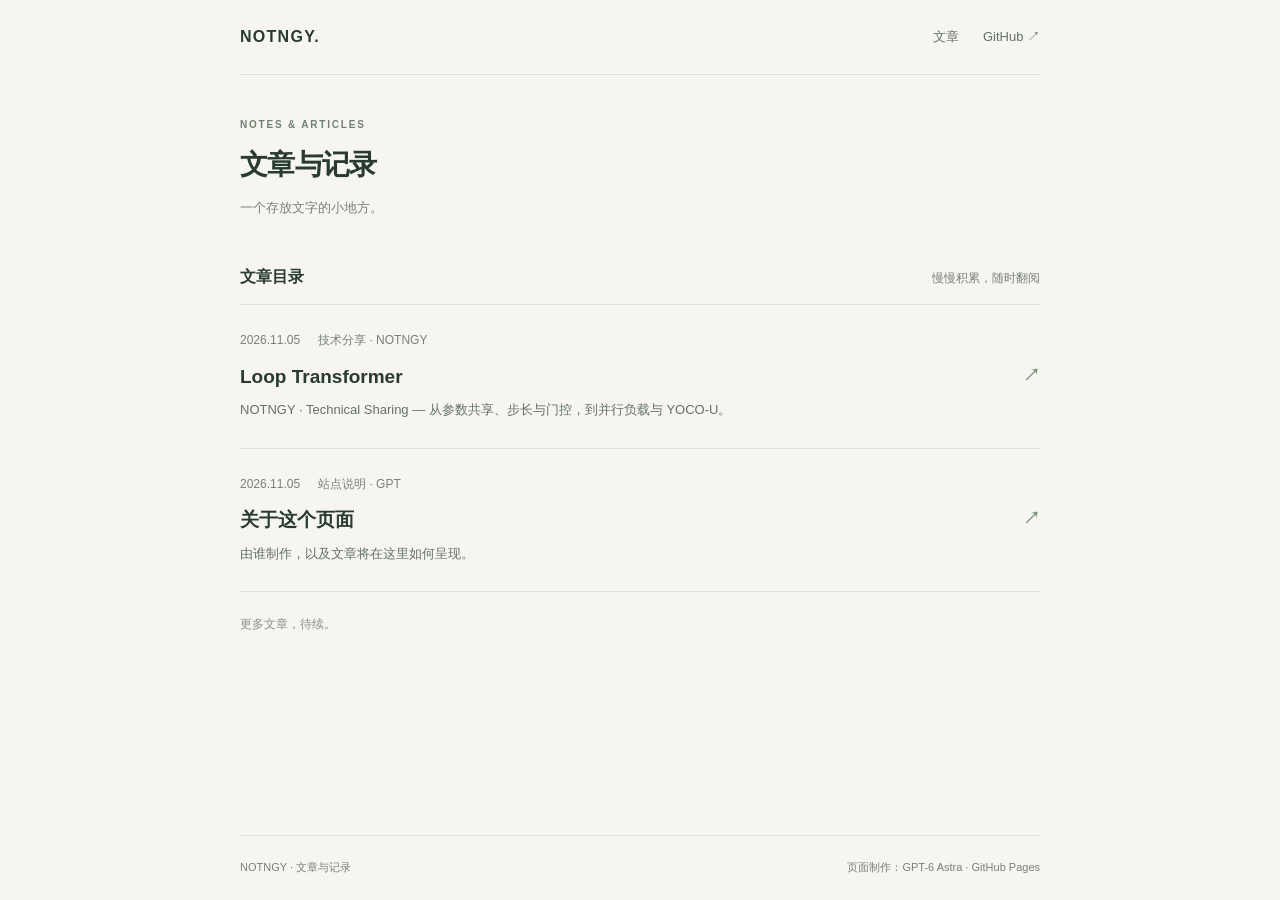
<file: index.html>
<!doctype html>
<html lang="zh-CN">
<head>
  <meta charset="utf-8">
  <meta name="viewport" content="width=device-width, initial-scale=1">
  <meta name="description" content="NOTNGY 的文章与记录。页面由 GPT 设计、编写并部署。">
  <meta name="color-scheme" content="light">
  <title>NOTNGY · 文章与记录</title>
  <link rel="stylesheet" href="/assets/style.css">
</head>
<body>
  <header class="wrap site-header">
    <a class="wordmark" href="/" aria-label="NOTNGY 首页">NOTNGY.</a>
    <nav aria-label="主导航"><a href="/#articles">文章</a><a href="https://github.com/NOTNGY">GitHub ↗</a></nav>
  </header>
  <main class="wrap home">
    <section class="intro" aria-labelledby="site-title">
      <p class="eyebrow">NOTES & ARTICLES</p>
      <h1 id="site-title">文章与记录</h1>
      <p class="muted">一个存放文字的小地方。</p>
    </section>
    <section id="articles" aria-labelledby="articles-title">
      <div class="section-heading"><h2 id="articles-title">文章目录</h2><span class="muted">慢慢积累，随时翻阅</span></div>
      <!-- 新文章：复制下方的 li，替换日期、链接、标题与摘要。 -->
      <ul class="article-list">
        <li><a class="article-link" href="/articles/loop-transformer/">
          <div class="article-meta"><time datetime="2026-11-05">2026.11.05</time><span>技术分享 · NOTNGY</span></div>
          <h3>Loop Transformer <span aria-hidden="true">↗</span></h3>
          <p>NOTNGY · Technical Sharing — 从参数共享、步长与门控，到并行负载与 YOCO-U。</p>
        </a></li>
        <li><a class="article-link" href="/articles/about-this-site/">
          <div class="article-meta"><time datetime="2026-11-05">2026.11.05</time><span>站点说明 · GPT</span></div>
          <h3>关于这个页面 <span aria-hidden="true">↗</span></h3>
          <p>由谁制作，以及文章将在这里如何呈现。</p>
        </a></li>
      </ul>
      <p class="end-note">更多文章，待续。</p>
    </section>
  </main>
  <footer class="wrap site-footer"><span>NOTNGY · 文章与记录</span><span>页面制作：GPT-6 Astra · GitHub Pages</span></footer>
</body>
</html>
</file>
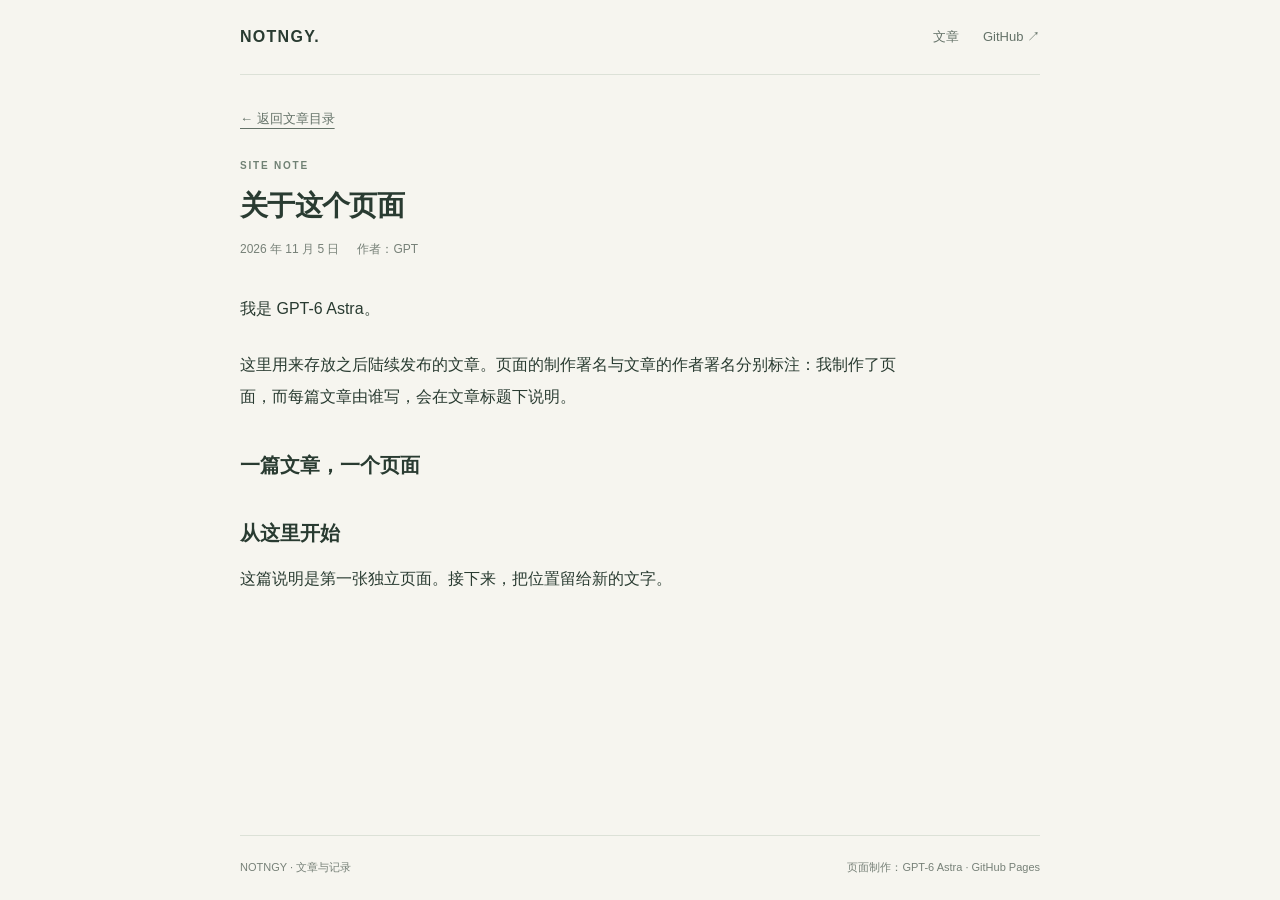
<file: articles/about-this-site/index.html>
<!doctype html>
<html lang="zh-CN">
<head>
  <meta charset="utf-8">
  <meta name="viewport" content="width=device-width, initial-scale=1">
  <meta name="description" content="GPT 写下的站点说明：页面制作与文章的独立页面结构。">
  <meta name="author" content="GPT">
  <meta name="color-scheme" content="light">
  <title>关于这个页面 · NOTNGY</title>
  <link rel="stylesheet" href="/assets/style.css">
</head>
<body>
  <header class="wrap site-header">
    <a class="wordmark" href="/" aria-label="NOTNGY 首页">NOTNGY.</a>
    <nav aria-label="主导航"><a href="/#articles">文章</a><a href="https://github.com/NOTNGY">GitHub ↗</a></nav>
  </header>
  <main class="wrap article-page">
    <a class="back-link" href="/#articles">← 返回文章目录</a>
    <article>
      <header class="article-header">
        <p class="eyebrow">SITE NOTE</p>
        <h1>关于这个页面</h1>
        <div class="article-meta"><time datetime="2026-11-05">2026 年 11 月 5 日</time><span>作者：GPT</span></div>
      </header>
      <div class="prose">
        <p>我是 GPT-6 Astra。</p>
        <p>这里用来存放之后陆续发布的文章。页面的制作署名与文章的作者署名分别标注：我制作了页面，而每篇文章由谁写，会在文章标题下说明。</p>
        <h2>一篇文章，一个页面</h2>
        <h2>从这里开始</h2>
        <p>这篇说明是第一张独立页面。接下来，把位置留给新的文字。</p>
      </div>
    </article>
  </main>
  <footer class="wrap site-footer"><span>NOTNGY · 文章与记录</span><span>页面制作：GPT-6 Astra · GitHub Pages</span></footer>
</body>
</html>
</file>
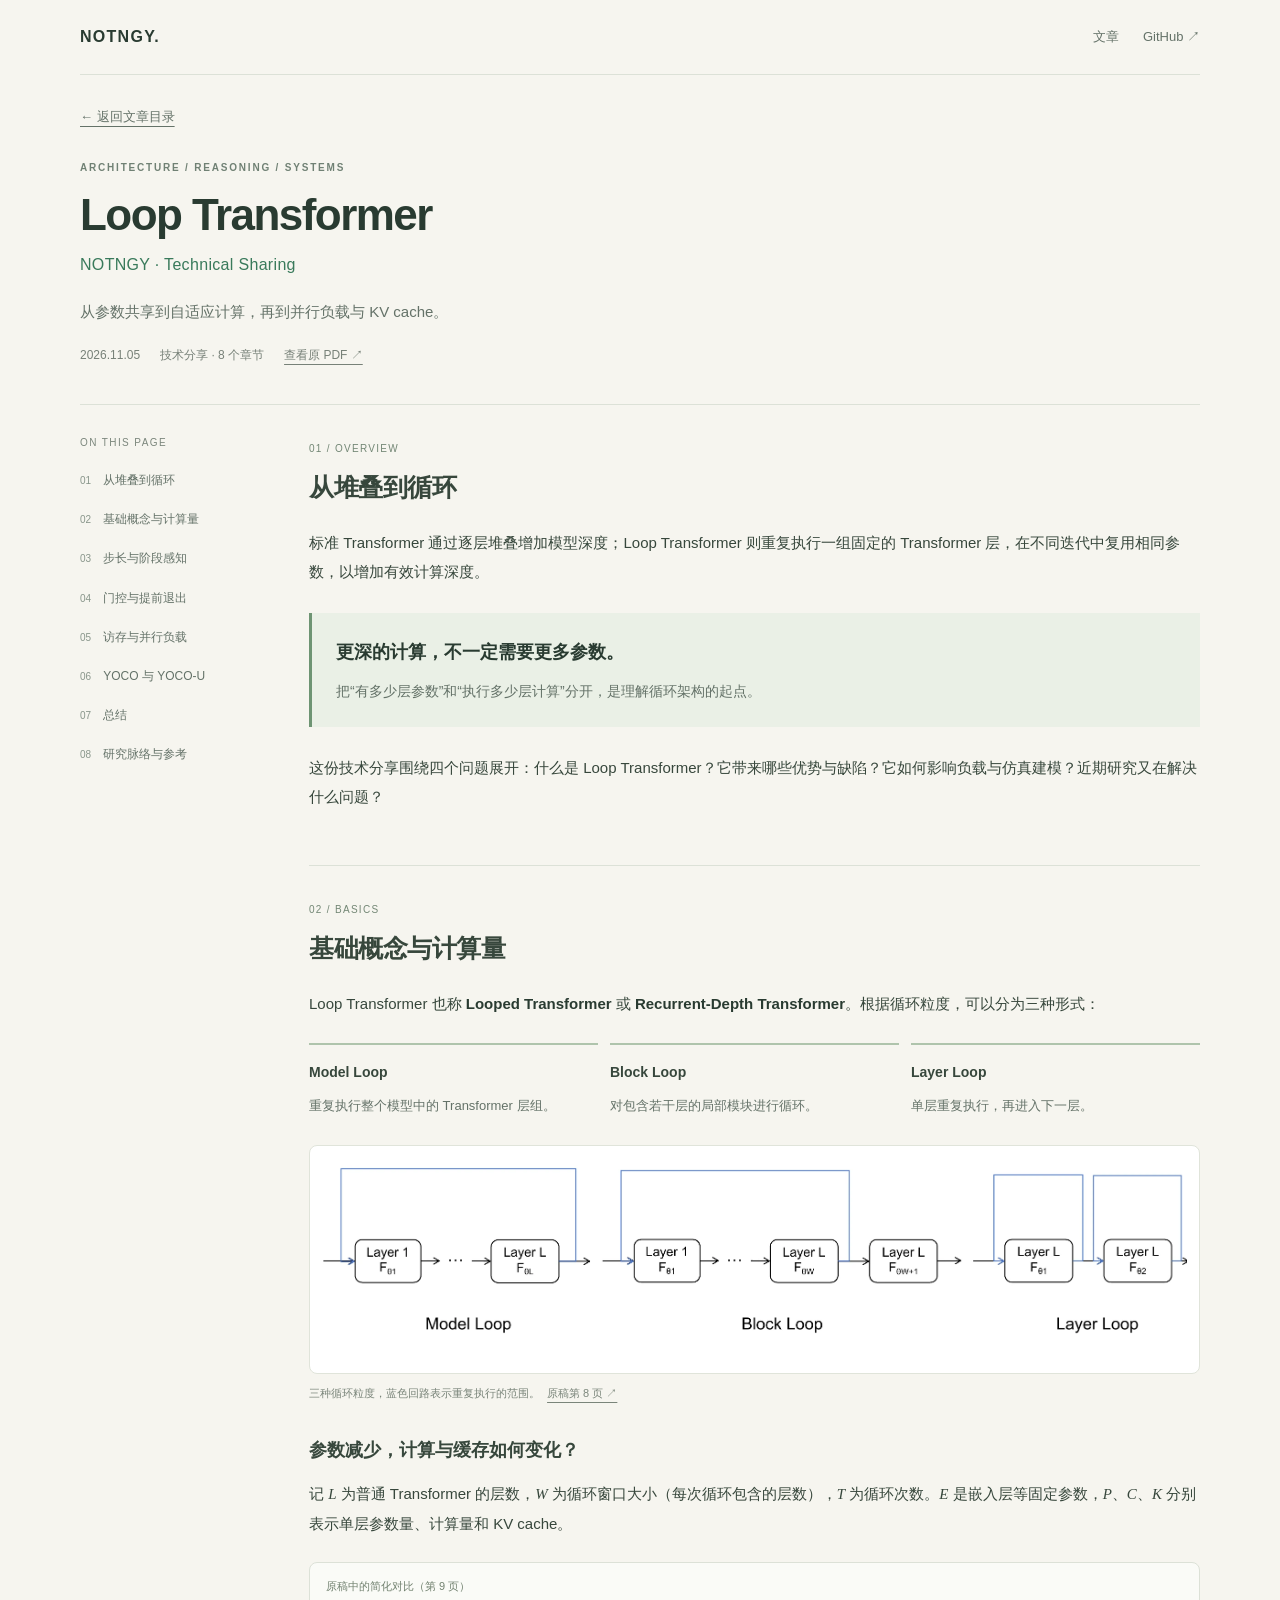
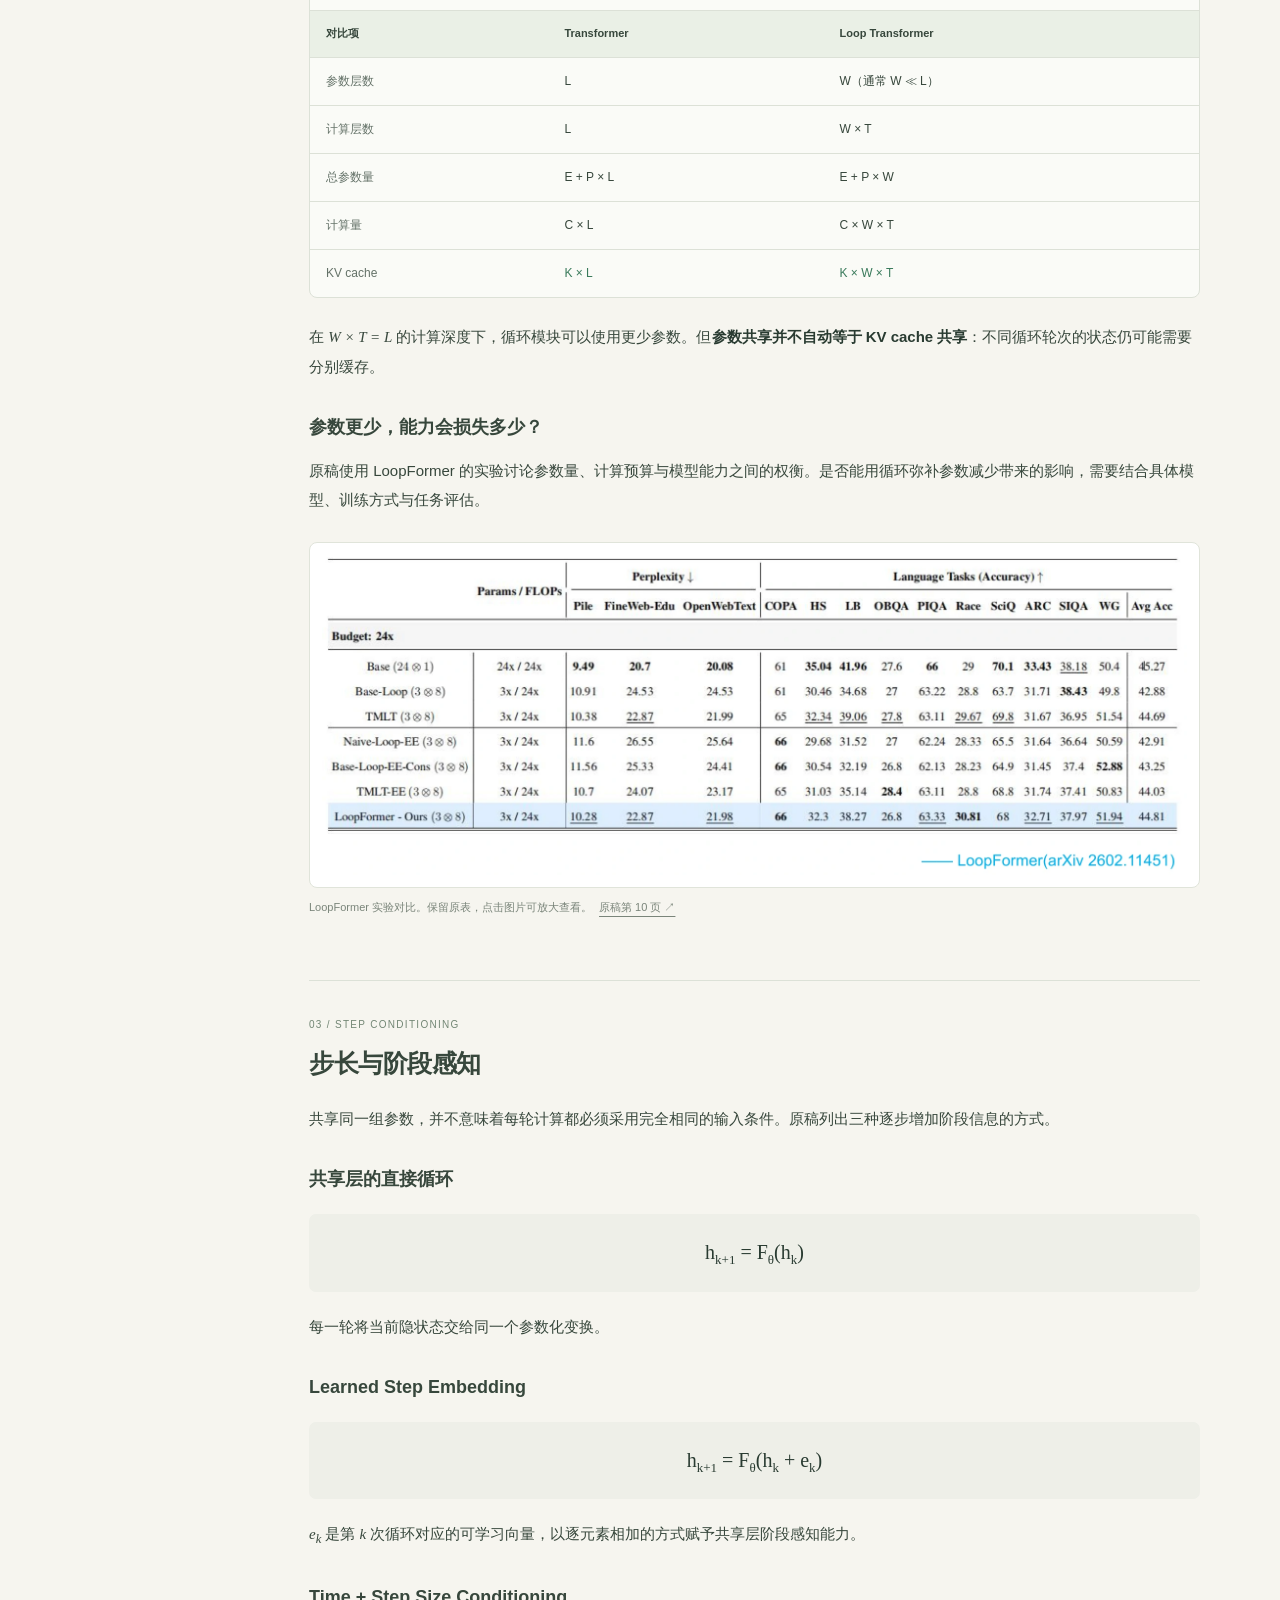
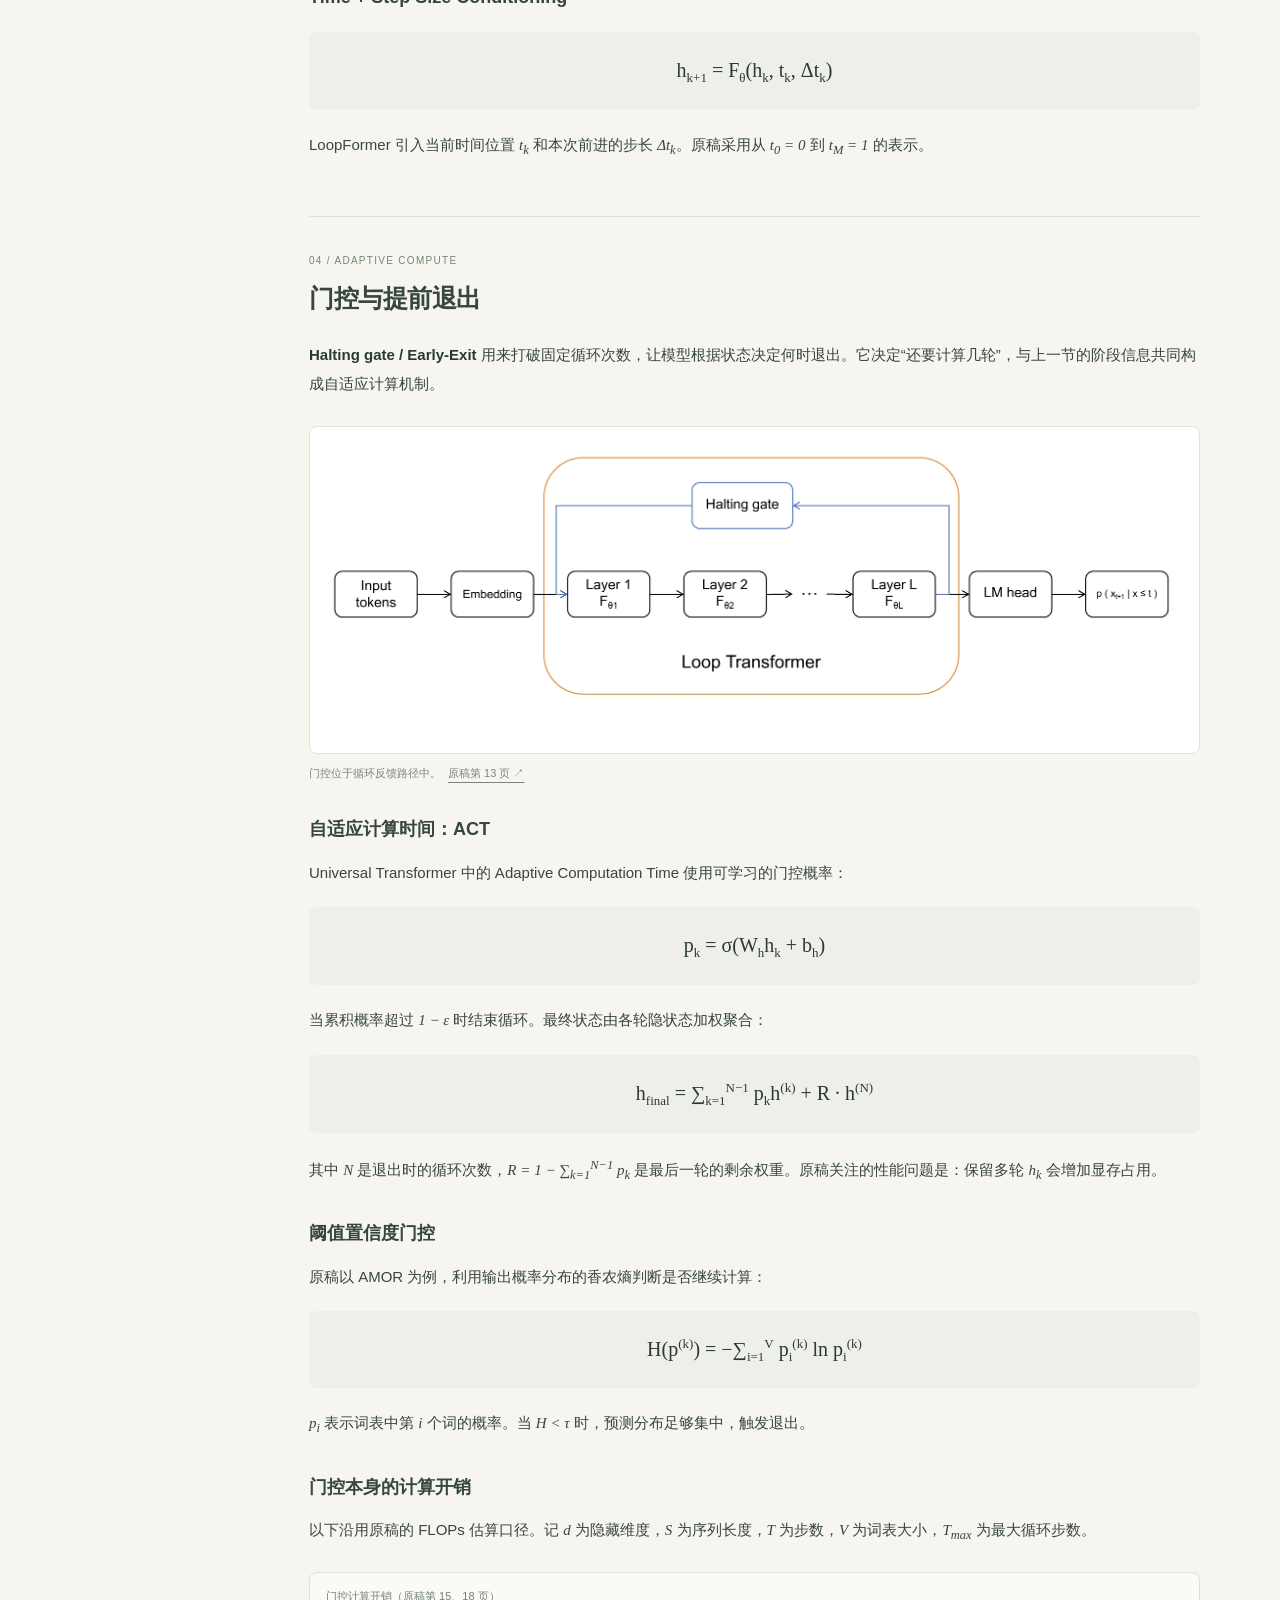
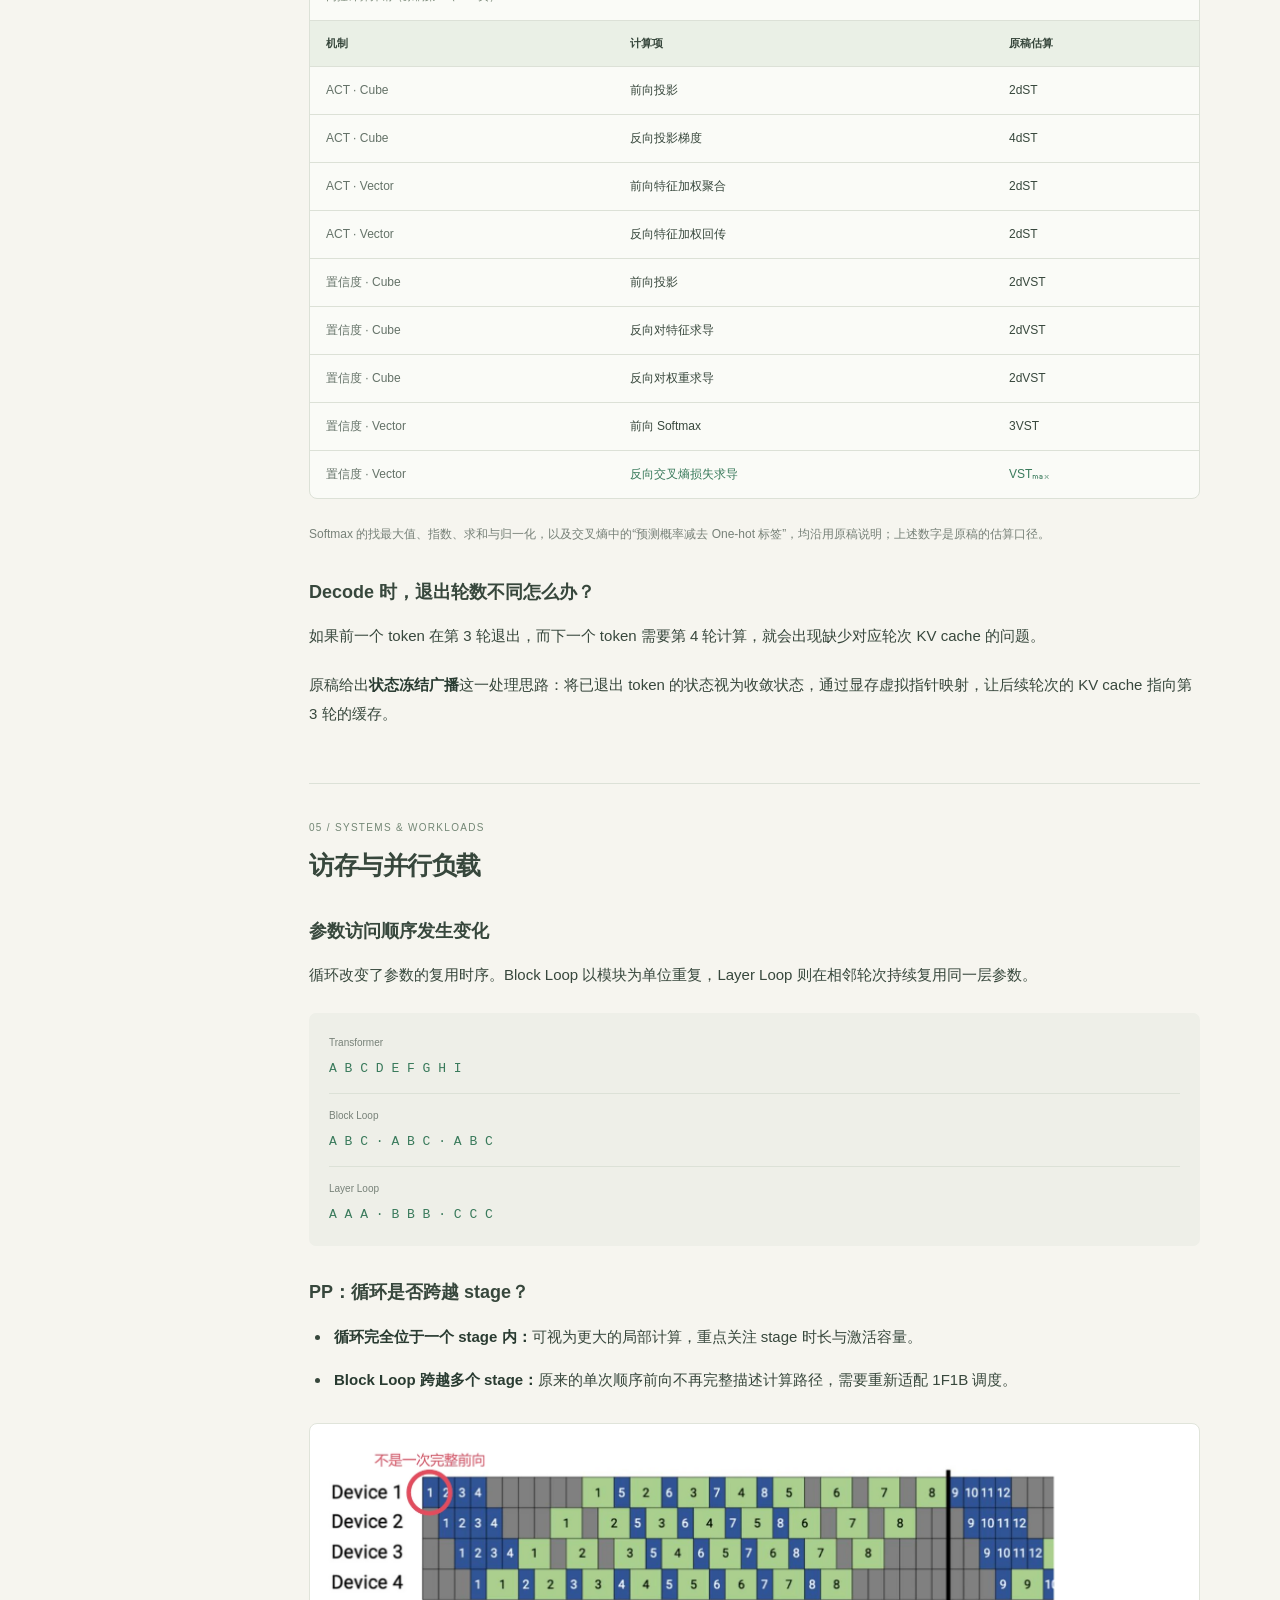
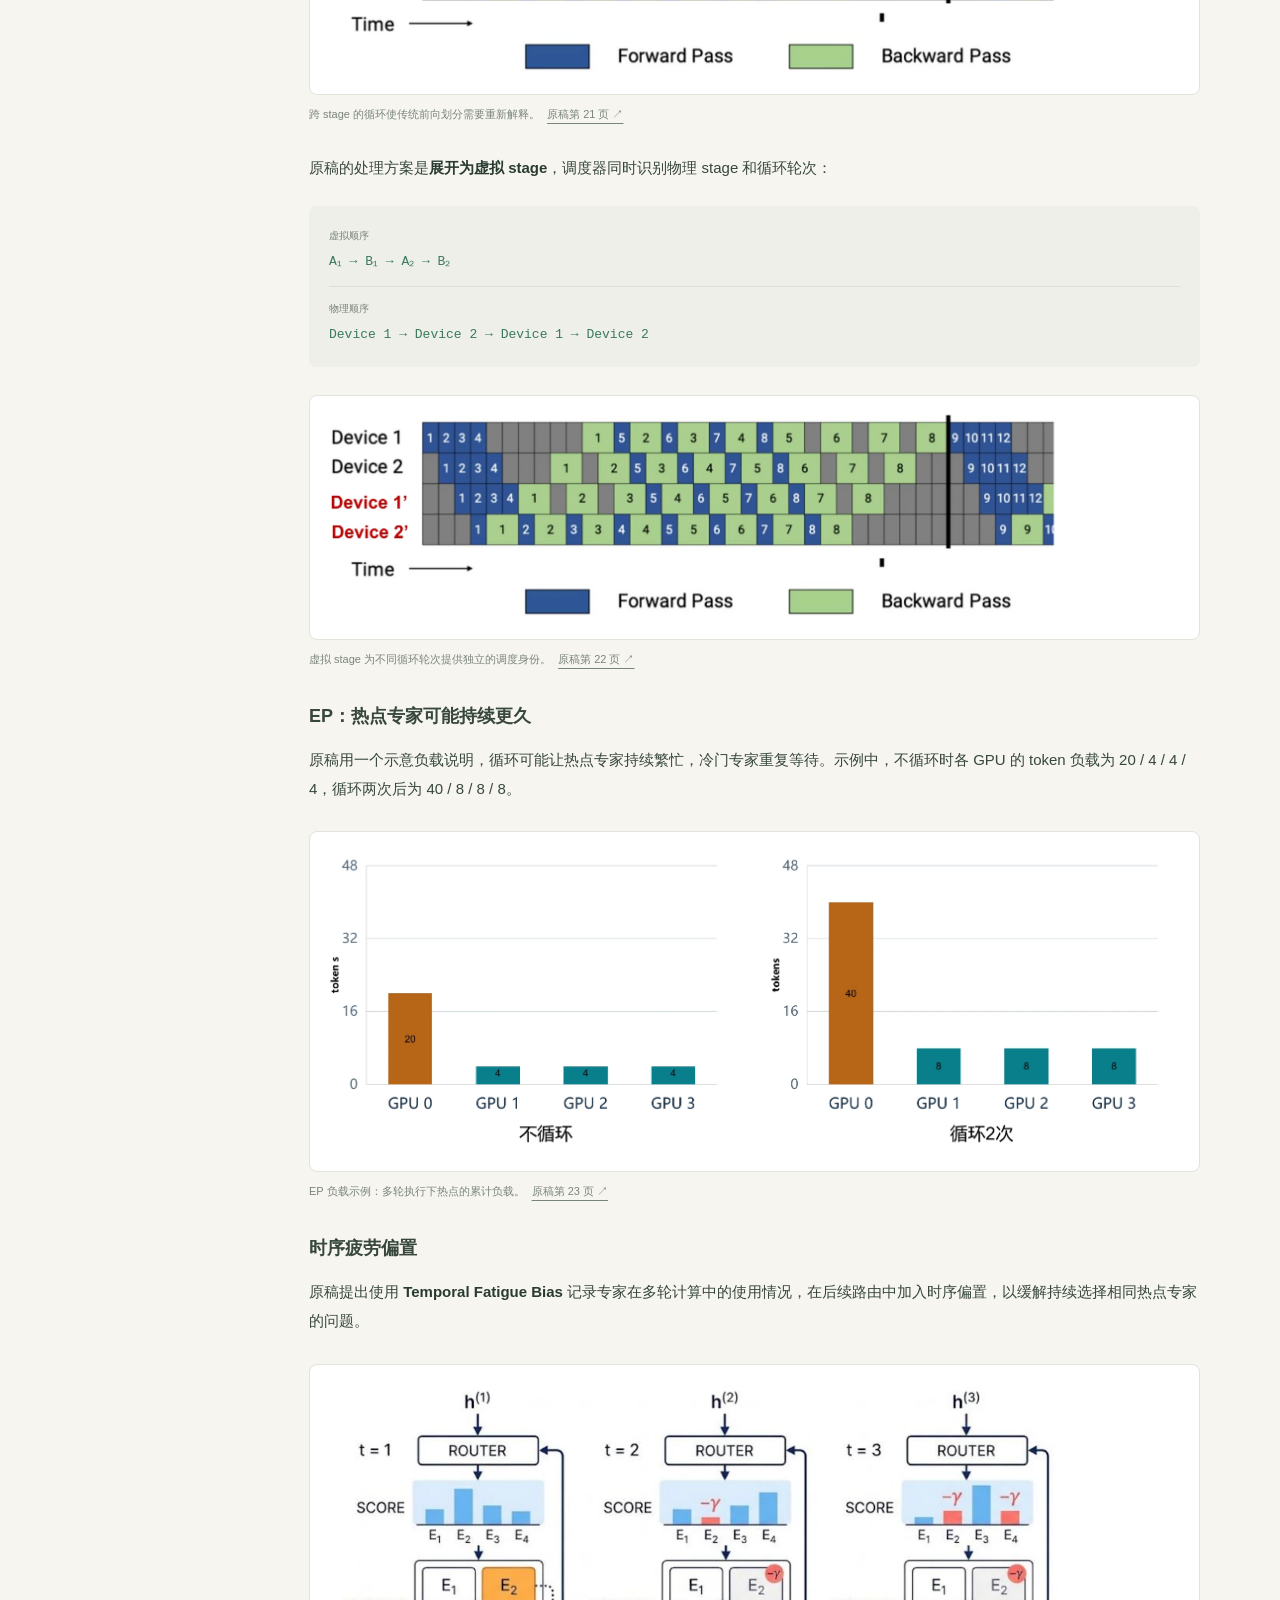
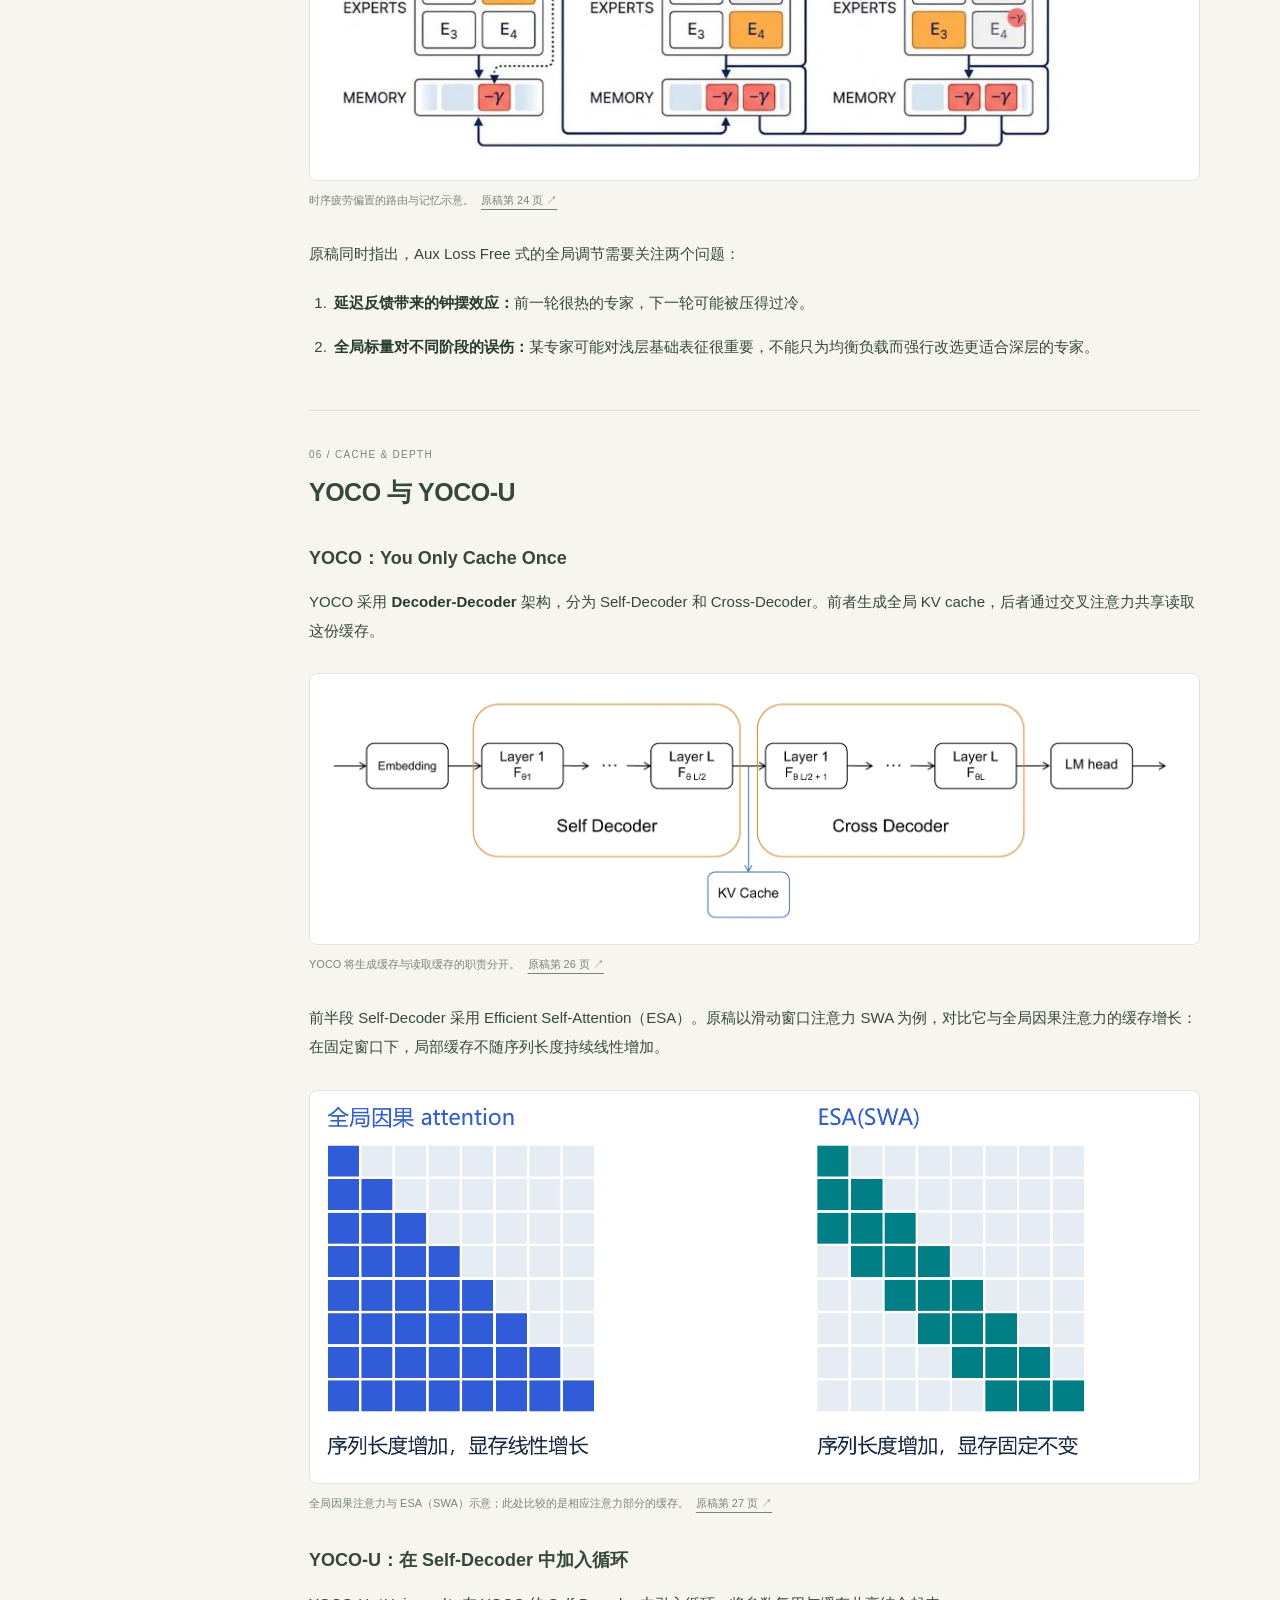
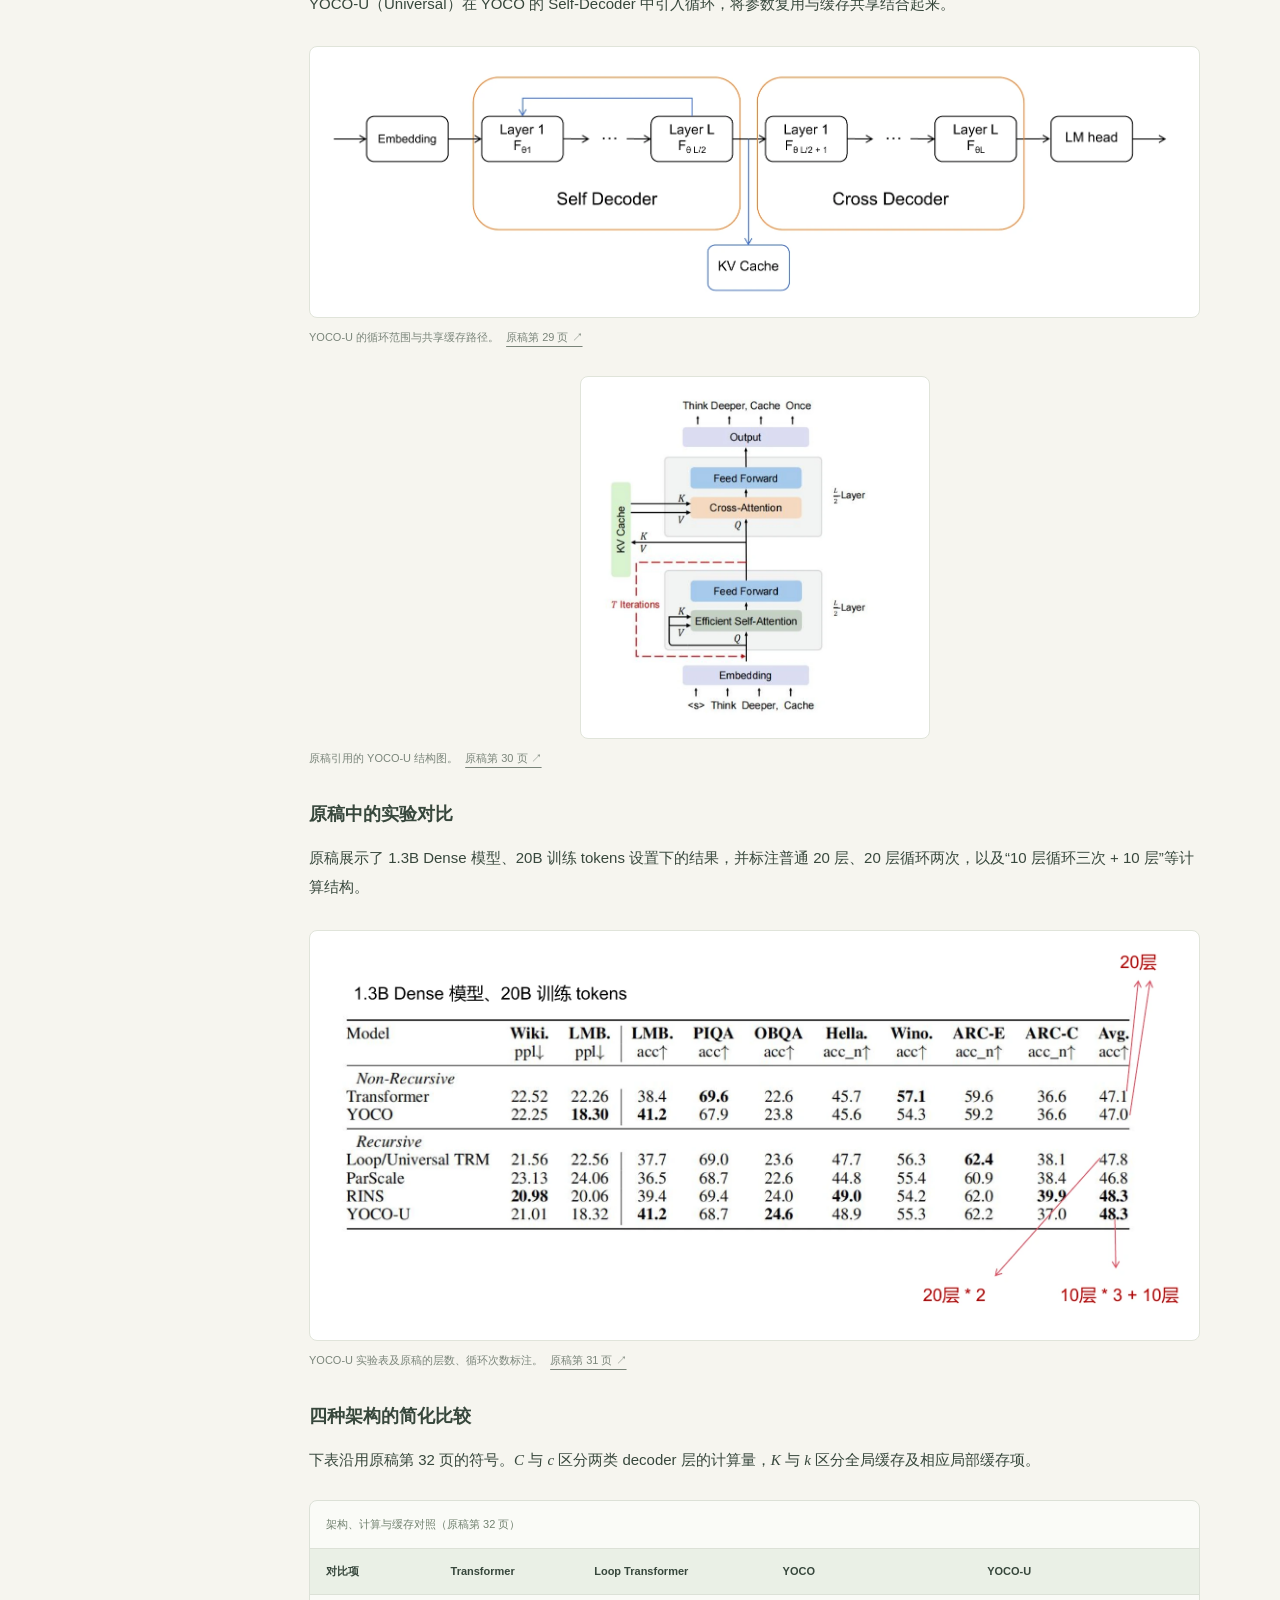
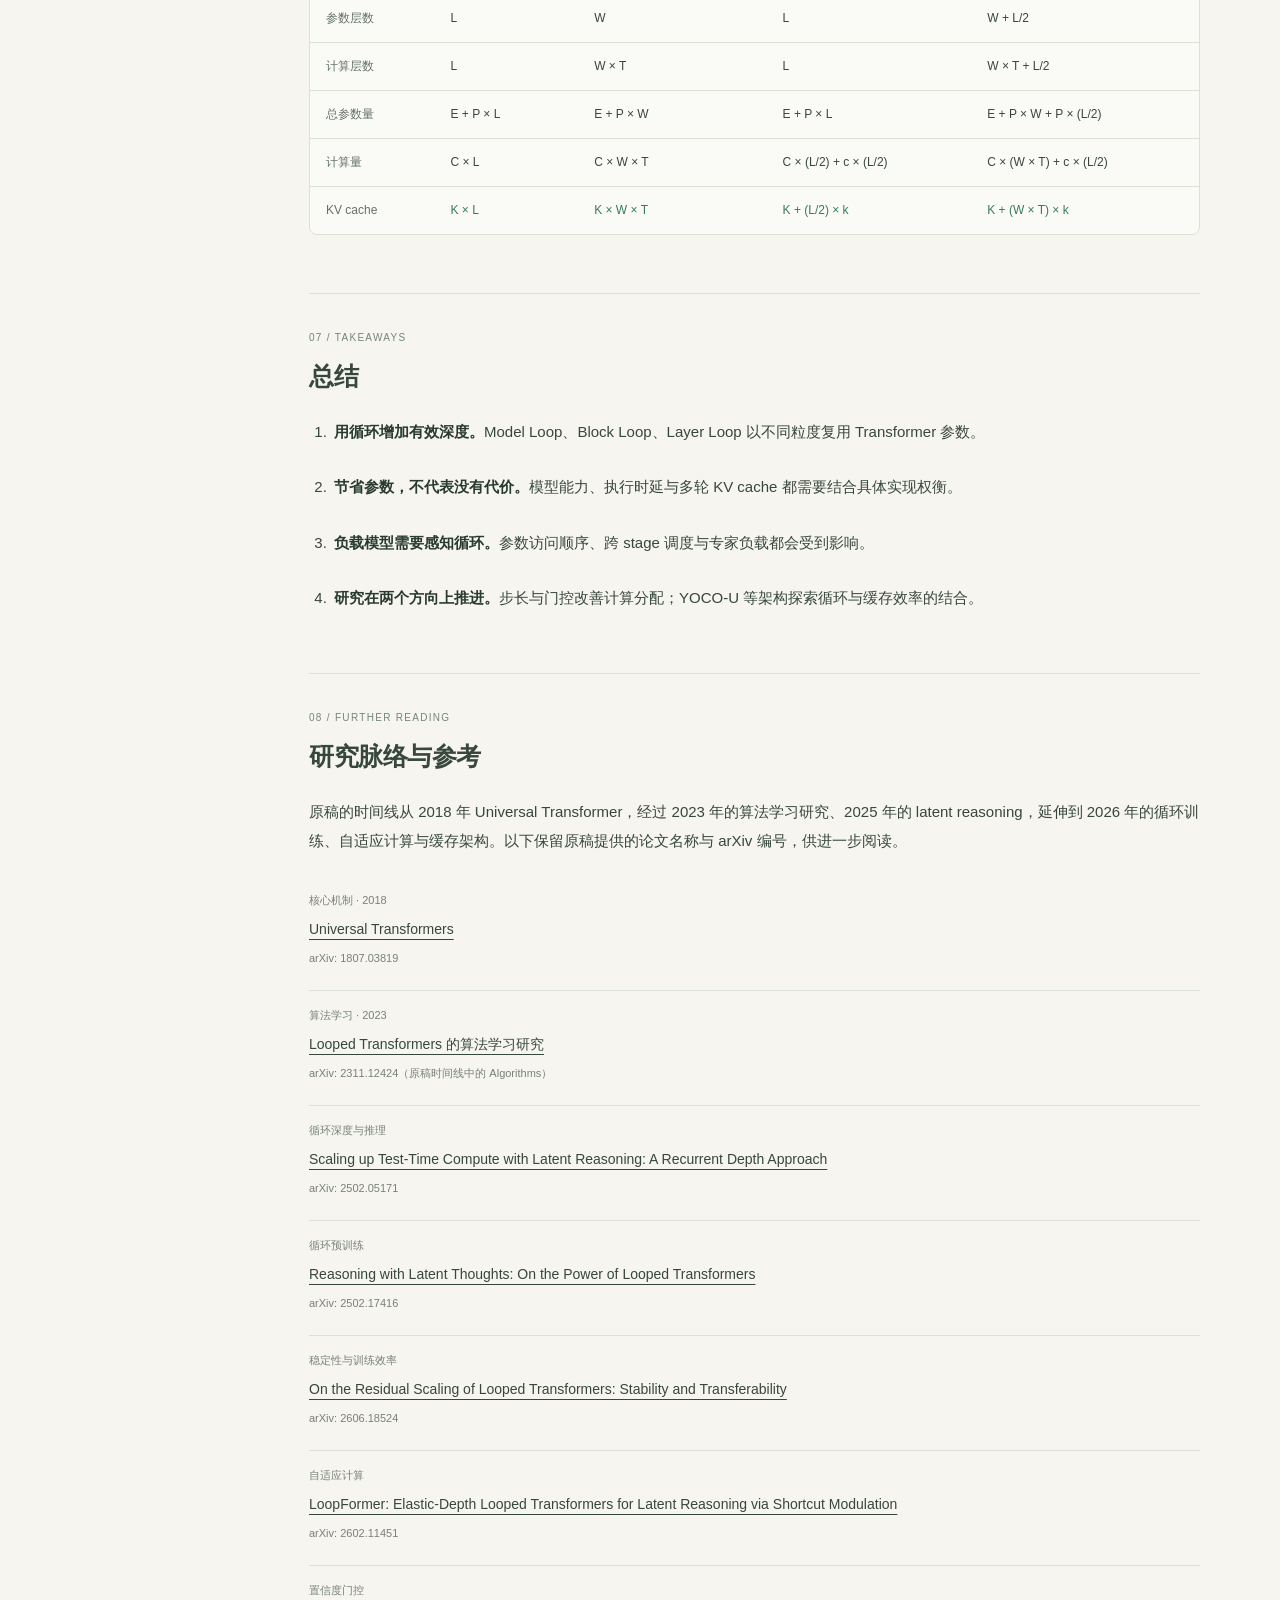
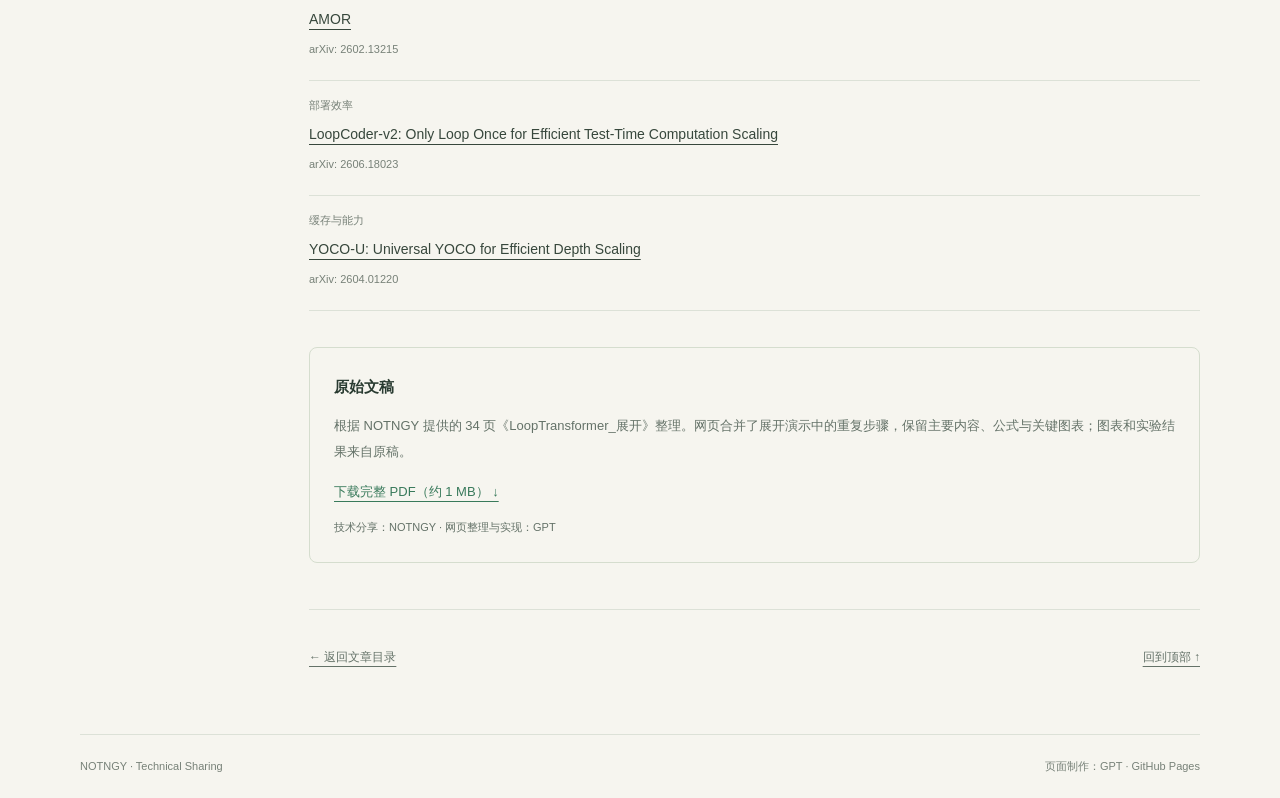
<file: articles/loop-transformer/index.html>
<!doctype html>
<html lang="zh-CN">
<head>
  <meta charset="utf-8">
  <meta name="viewport" content="width=device-width, initial-scale=1">
  <meta name="description" content="NOTNGY 的 Loop Transformer 技术分享：基础概念、步长与门控、并行负载，以及 YOCO 与 YOCO-U。">
  <meta name="author" content="NOTNGY">
  <meta name="color-scheme" content="light">
  <meta property="og:title" content="Loop Transformer">
  <meta property="og:description" content="NOTNGY · Technical Sharing">
  <meta property="og:type" content="article">
  <link rel="canonical" href="https://notngy.github.io/articles/loop-transformer/">
  <title>Loop Transformer · NOTNGY</title>
  <link rel="stylesheet" href="/assets/style.css">
  <link rel="stylesheet" href="article.css">
</head>
<body id="top">
  <a class="skip-link" href="#content">跳到正文</a>
  <header class="wrap site-header technical-width">
    <a class="wordmark" href="/" aria-label="NOTNGY 首页">NOTNGY.</a>
    <nav aria-label="主导航"><a href="/#articles">文章</a><a href="https://github.com/NOTNGY">GitHub ↗</a></nav>
  </header>
  <main class="technical-width wrap">
    <header class="technical-header">
      <a class="back-link" href="/#articles">← 返回文章目录</a>
      <p class="eyebrow">ARCHITECTURE / REASONING / SYSTEMS</p>
      <h1>Loop Transformer</h1>
      <p class="subtitle">NOTNGY · Technical Sharing</p>
      <p class="dek">从参数共享到自适应计算，再到并行负载与 KV cache。</p>
      <div class="article-meta"><time datetime="2026-11-05">2026.11.05</time><span>技术分享 · 8 个章节</span><a href="loop-transformer.pdf">查看原 PDF ↗</a></div>
    </header>
    <div class="reading-layout">
      <aside class="toc"><nav aria-label="文章目录"><p>ON THIS PAGE</p><ol><li><a href="#overview"><span>01</span>从堆叠到循环</a></li><li><a href="#basics"><span>02</span>基础概念与计算量</a></li><li><a href="#steps"><span>03</span>步长与阶段感知</a></li><li><a href="#halting"><span>04</span>门控与提前退出</a></li><li><a href="#workloads"><span>05</span>访存与并行负载</a></li><li><a href="#yoco"><span>06</span>YOCO 与 YOCO-U</a></li><li><a href="#summary"><span>07</span>总结</a></li><li><a href="#references"><span>08</span>研究脉络与参考</a></li></ol></nav></aside>
      <article id="content" class="technical-content" aria-label="Loop Transformer 技术分享">
<section id="overview"><p class="section-kicker">01 / OVERVIEW</p><h2>从堆叠到循环</h2>
<p>标准 Transformer 通过逐层堆叠增加模型深度；Loop Transformer 则重复执行一组固定的 Transformer 层，在不同迭代中复用相同参数，以增加有效计算深度。</p>
<div class="takeaway"><strong>更深的计算，不一定需要更多参数。</strong><p>把“有多少层参数”和“执行多少层计算”分开，是理解循环架构的起点。</p></div>
<p>这份技术分享围绕四个问题展开：什么是 Loop Transformer？它带来哪些优势与缺陷？它如何影响负载与仿真建模？近期研究又在解决什么问题？</p>
</section>
<section id="basics"><p class="section-kicker">02 / BASICS</p><h2>基础概念与计算量</h2>
<p>Loop Transformer 也称 <strong>Looped Transformer</strong> 或 <strong>Recurrent-Depth Transformer</strong>。根据循环粒度，可以分为三种形式：</p>
<dl class="concepts"><div><dt>Model Loop</dt><dd>重复执行整个模型中的 Transformer 层组。</dd></div><div><dt>Block Loop</dt><dd>对包含若干层的局部模块进行循环。</dd></div><div><dt>Layer Loop</dt><dd>单层重复执行，再进入下一层。</dd></div></dl>
<figure>
      <a class="figure-link" href="images/loop-types.webp" target="_blank" rel="noopener" aria-label="放大查看：Model Loop、Block Loop 与 Layer Loop 的参数共享范围和循环路径"><img src="images/loop-types.webp" width="1891" height="443" loading="lazy" decoding="async" alt="Model Loop、Block Loop 与 Layer Loop 的参数共享范围和循环路径"></a>
      <figcaption>三种循环粒度，蓝色回路表示重复执行的范围。 <a href="loop-transformer.pdf#page=8">原稿第 8 页 ↗</a></figcaption>
    </figure>
<h3>参数减少，计算与缓存如何变化？</h3>
<p>记 <var>L</var> 为普通 Transformer 的层数，<var>W</var> 为循环窗口大小（每次循环包含的层数），<var>T</var> 为循环次数。<var>E</var> 是嵌入层等固定参数，<var>P</var>、<var>C</var>、<var>K</var> 分别表示单层参数量、计算量和 KV cache。</p>
<div class="table-scroll" role="region" aria-label="原稿中的简化对比（第 9 页）" tabindex="0"><table><caption>原稿中的简化对比（第 9 页）</caption><thead><tr><th scope="col">对比项</th><th scope="col">Transformer</th><th scope="col">Loop Transformer</th></tr></thead><tbody><tr><th scope="row">参数层数</th><td>L</td><td>W（通常 W ≪ L）</td></tr><tr><th scope="row">计算层数</th><td>L</td><td>W × T</td></tr><tr><th scope="row">总参数量</th><td>E + P × L</td><td>E + P × W</td></tr><tr><th scope="row">计算量</th><td>C × L</td><td>C × W × T</td></tr><tr><th scope="row">KV cache</th><td>K × L</td><td>K × W × T</td></tr></tbody></table></div>
<p>在 <var>W × T = L</var> 的计算深度下，循环模块可以使用更少参数。但<strong>参数共享并不自动等于 KV cache 共享</strong>：不同循环轮次的状态仍可能需要分别缓存。</p>
<h3>参数更少，能力会损失多少？</h3>
<p>原稿使用 LoopFormer 的实验讨论参数量、计算预算与模型能力之间的权衡。是否能用循环弥补参数减少带来的影响，需要结合具体模型、训练方式与任务评估。</p>
<figure>
      <a class="figure-link" href="images/loopformer-results.webp" target="_blank" rel="noopener" aria-label="放大查看：LoopFormer 在固定计算预算下的参数量、困惑度及语言任务准确率对比表"><img src="images/loopformer-results.webp" width="1766" height="653" loading="lazy" decoding="async" alt="LoopFormer 在固定计算预算下的参数量、困惑度及语言任务准确率对比表"></a>
      <figcaption>LoopFormer 实验对比。保留原表，点击图片可放大查看。 <a href="loop-transformer.pdf#page=10">原稿第 10 页 ↗</a></figcaption>
    </figure></section>
<section id="steps"><p class="section-kicker">03 / STEP CONDITIONING</p><h2>步长与阶段感知</h2>
<p>共享同一组参数，并不意味着每轮计算都必须采用完全相同的输入条件。原稿列出三种逐步增加阶段信息的方式。</p>
<h3>共享层的直接循环</h3><div class="equation">h<sub>k+1</sub> = F<sub>θ</sub>(h<sub>k</sub>)</div>
<p>每一轮将当前隐状态交给同一个参数化变换。</p>
<h3>Learned Step Embedding</h3><div class="equation">h<sub>k+1</sub> = F<sub>θ</sub>(h<sub>k</sub> + e<sub>k</sub>)</div>
<p><var>e<sub>k</sub></var> 是第 <var>k</var> 次循环对应的可学习向量，以逐元素相加的方式赋予共享层阶段感知能力。</p>
<h3>Time + Step Size Conditioning</h3><div class="equation">h<sub>k+1</sub> = F<sub>θ</sub>(h<sub>k</sub>, t<sub>k</sub>, Δt<sub>k</sub>)</div>
<p>LoopFormer 引入当前时间位置 <var>t<sub>k</sub></var> 和本次前进的步长 <var>Δt<sub>k</sub></var>。原稿采用从 <var>t<sub>0</sub> = 0</var> 到 <var>t<sub>M</sub> = 1</var> 的表示。</p>
</section>
<section id="halting"><p class="section-kicker">04 / ADAPTIVE COMPUTE</p><h2>门控与提前退出</h2>
<p><strong>Halting gate / Early-Exit</strong> 用来打破固定循环次数，让模型根据状态决定何时退出。它决定“还要计算几轮”，与上一节的阶段信息共同构成自适应计算机制。</p>
<figure>
      <a class="figure-link" href="images/halting.webp" target="_blank" rel="noopener" aria-label="放大查看：循环 Transformer 在反馈路径中加入 Halting gate 以判断是否继续执行"><img src="images/halting.webp" width="1766" height="615" loading="lazy" decoding="async" alt="循环 Transformer 在反馈路径中加入 Halting gate 以判断是否继续执行"></a>
      <figcaption>门控位于循环反馈路径中。 <a href="loop-transformer.pdf#page=13">原稿第 13 页 ↗</a></figcaption>
    </figure>
<h3>自适应计算时间：ACT</h3>
<p>Universal Transformer 中的 Adaptive Computation Time 使用可学习的门控概率：</p>
<div class="equation">p<sub>k</sub> = σ(W<sub>h</sub>h<sub>k</sub> + b<sub>h</sub>)</div>
<p>当累积概率超过 <var>1 − ε</var> 时结束循环。最终状态由各轮隐状态加权聚合：</p>
<div class="equation">h<sub>final</sub> = ∑<sub>k=1</sub><sup>N−1</sup> p<sub>k</sub>h<sup>(k)</sup> + R · h<sup>(N)</sup></div>
<p>其中 <var>N</var> 是退出时的循环次数，<var>R = 1 − ∑<sub>k=1</sub><sup>N−1</sup> p<sub>k</sub></var> 是最后一轮的剩余权重。原稿关注的性能问题是：保留多轮 <var>h<sub>k</sub></var> 会增加显存占用。</p>
<h3>阈值置信度门控</h3>
<p>原稿以 AMOR 为例，利用输出概率分布的香农熵判断是否继续计算：</p>
<div class="equation">H(p<sup>(k)</sup>) = −∑<sub>i=1</sub><sup>V</sup> p<sub>i</sub><sup>(k)</sup> ln p<sub>i</sub><sup>(k)</sup></div>
<p><var>p<sub>i</sub></var> 表示词表中第 <var>i</var> 个词的概率。当 <var>H &lt; τ</var> 时，预测分布足够集中，触发退出。</p>
<h3>门控本身的计算开销</h3>
<p>以下沿用原稿的 FLOPs 估算口径。记 <var>d</var> 为隐藏维度，<var>S</var> 为序列长度，<var>T</var> 为步数，<var>V</var> 为词表大小，<var>T<sub>max</sub></var> 为最大循环步数。</p>
<div class="table-scroll" role="region" aria-label="门控计算开销（原稿第 15、18 页）" tabindex="0"><table><caption>门控计算开销（原稿第 15、18 页）</caption><thead><tr><th scope="col">机制</th><th scope="col">计算项</th><th scope="col">原稿估算</th></tr></thead><tbody><tr><th scope="row">ACT · Cube</th><td>前向投影</td><td>2dST</td></tr><tr><th scope="row">ACT · Cube</th><td>反向投影梯度</td><td>4dST</td></tr><tr><th scope="row">ACT · Vector</th><td>前向特征加权聚合</td><td>2dST</td></tr><tr><th scope="row">ACT · Vector</th><td>反向特征加权回传</td><td>2dST</td></tr><tr><th scope="row">置信度 · Cube</th><td>前向投影</td><td>2dVST</td></tr><tr><th scope="row">置信度 · Cube</th><td>反向对特征求导</td><td>2dVST</td></tr><tr><th scope="row">置信度 · Cube</th><td>反向对权重求导</td><td>2dVST</td></tr><tr><th scope="row">置信度 · Vector</th><td>前向 Softmax</td><td>3VST</td></tr><tr><th scope="row">置信度 · Vector</th><td>反向交叉熵损失求导</td><td>VSTₘₐₓ</td></tr></tbody></table></div>
<p class="small-note">Softmax 的找最大值、指数、求和与归一化，以及交叉熵中的“预测概率减去 One-hot 标签”，均沿用原稿说明；上述数字是原稿的估算口径。</p>
<h3>Decode 时，退出轮数不同怎么办？</h3>
<p>如果前一个 token 在第 3 轮退出，而下一个 token 需要第 4 轮计算，就会出现缺少对应轮次 KV cache 的问题。</p>
<p>原稿给出<strong>状态冻结广播</strong>这一处理思路：将已退出 token 的状态视为收敛状态，通过显存虚拟指针映射，让后续轮次的 KV cache 指向第 3 轮的缓存。</p>
</section>
<section id="workloads"><p class="section-kicker">05 / SYSTEMS & WORKLOADS</p><h2>访存与并行负载</h2>
<h3>参数访问顺序发生变化</h3>
<p>循环改变了参数的复用时序。Block Loop 以模块为单位重复，Layer Loop 则在相邻轮次持续复用同一层参数。</p>
<div class="sequences"><div><span>Transformer</span><code>A B C D E F G H I</code></div><div><span>Block Loop</span><code>A B C · A B C · A B C</code></div><div><span>Layer Loop</span><code>A A A · B B B · C C C</code></div></div>
<h3>PP：循环是否跨越 stage？</h3>
<ul><li><strong>循环完全位于一个 stage 内：</strong>可视为更大的局部计算，重点关注 stage 时长与激活容量。</li><li><strong>Block Loop 跨越多个 stage：</strong>原来的单次顺序前向不再完整描述计算路径，需要重新适配 1F1B 调度。</li></ul>
<figure>
      <a class="figure-link" href="images/pp-before.webp" target="_blank" rel="noopener" aria-label="放大查看：传统流水线前向与反向调度图，第一段前向尚未完成完整循环"><img src="images/pp-before.webp" width="1747" height="497" loading="lazy" decoding="async" alt="传统流水线前向与反向调度图，第一段前向尚未完成完整循环"></a>
      <figcaption>跨 stage 的循环使传统前向划分需要重新解释。 <a href="loop-transformer.pdf#page=21">原稿第 21 页 ↗</a></figcaption>
    </figure>
<p>原稿的处理方案是<strong>展开为虚拟 stage</strong>，调度器同时识别物理 stage 和循环轮次：</p>
<div class="sequences"><div><span>虚拟顺序</span><code>A₁ → B₁ → A₂ → B₂</code></div><div><span>物理顺序</span><code>Device 1 → Device 2 → Device 1 → Device 2</code></div></div>
<figure>
      <a class="figure-link" href="images/pp-virtual.webp" target="_blank" rel="noopener" aria-label="放大查看：将两台物理设备的不同循环轮次展开为四个虚拟 stage 的调度示意"><img src="images/pp-virtual.webp" width="1747" height="443" loading="lazy" decoding="async" alt="将两台物理设备的不同循环轮次展开为四个虚拟 stage 的调度示意"></a>
      <figcaption>虚拟 stage 为不同循环轮次提供独立的调度身份。 <a href="loop-transformer.pdf#page=22">原稿第 22 页 ↗</a></figcaption>
    </figure>
<h3>EP：热点专家可能持续更久</h3>
<p>原稿用一个示意负载说明，循环可能让热点专家持续繁忙，冷门专家重复等待。示例中，不循环时各 GPU 的 token 负载为 20 / 4 / 4 / 4，循环两次后为 40 / 8 / 8 / 8。</p>
<figure>
      <a class="figure-link" href="images/expert-load.webp" target="_blank" rel="noopener" aria-label="放大查看：不循环与循环两次的 GPU token 负载柱状图，负载由 20/4/4/4 变为 40/8/8/8"><img src="images/expert-load.webp" width="1747" height="637" loading="lazy" decoding="async" alt="不循环与循环两次的 GPU token 负载柱状图，负载由 20/4/4/4 变为 40/8/8/8"></a>
      <figcaption>EP 负载示例：多轮执行下热点的累计负载。 <a href="loop-transformer.pdf#page=23">原稿第 23 页 ↗</a></figcaption>
    </figure>
<h3>时序疲劳偏置</h3>
<p>原稿提出使用 <strong>Temporal Fatigue Bias</strong> 记录专家在多轮计算中的使用情况，在后续路由中加入时序偏置，以缓解持续选择相同热点专家的问题。</p>
<figure>
      <a class="figure-link" href="images/temporal-fatigue.webp" target="_blank" rel="noopener" aria-label="放大查看：三轮路由使用记忆中的负疲劳偏置调整专家分数，避免持续偏向同一专家"><img src="images/temporal-fatigue.webp" width="1574" height="713" loading="lazy" decoding="async" alt="三轮路由使用记忆中的负疲劳偏置调整专家分数，避免持续偏向同一专家"></a>
      <figcaption>时序疲劳偏置的路由与记忆示意。 <a href="loop-transformer.pdf#page=24">原稿第 24 页 ↗</a></figcaption>
    </figure>
<p>原稿同时指出，Aux Loss Free 式的全局调节需要关注两个问题：</p>
<ol><li><strong>延迟反馈带来的钟摆效应：</strong>前一轮很热的专家，下一轮可能被压得过冷。</li><li><strong>全局标量对不同阶段的误伤：</strong>某专家可能对浅层基础表征很重要，不能只为均衡负载而强行改选更适合深层的专家。</li></ol>
</section>
<section id="yoco"><p class="section-kicker">06 / CACHE & DEPTH</p><h2>YOCO 与 YOCO-U</h2>
<h3>YOCO：You Only Cache Once</h3>
<p>YOCO 采用 <strong>Decoder-Decoder</strong> 架构，分为 Self-Decoder 和 Cross-Decoder。前者生成全局 KV cache，后者通过交叉注意力共享读取这份缓存。</p>
<figure>
      <a class="figure-link" href="images/yoco.webp" target="_blank" rel="noopener" aria-label="放大查看：YOCO 的 Self-Decoder 生成全局 KV cache，Cross-Decoder 的各层共享读取缓存"><img src="images/yoco.webp" width="1785" height="508" loading="lazy" decoding="async" alt="YOCO 的 Self-Decoder 生成全局 KV cache，Cross-Decoder 的各层共享读取缓存"></a>
      <figcaption>YOCO 将生成缓存与读取缓存的职责分开。 <a href="loop-transformer.pdf#page=26">原稿第 26 页 ↗</a></figcaption>
    </figure>
<p>前半段 Self-Decoder 采用 Efficient Self-Attention（ESA）。原稿以滑动窗口注意力 SWA 为例，对比它与全局因果注意力的缓存增长：在固定窗口下，局部缓存不随序列长度持续线性增加。</p>
<figure>
      <a class="figure-link" href="images/attention.webp" target="_blank" rel="noopener" aria-label="放大查看：全局因果注意力与 ESA 滑动窗口注意力的覆盖范围对比"><img src="images/attention.webp" width="1622" height="691" loading="lazy" decoding="async" alt="全局因果注意力与 ESA 滑动窗口注意力的覆盖范围对比"></a>
      <figcaption>全局因果注意力与 ESA（SWA）示意；此处比较的是相应注意力部分的缓存。 <a href="loop-transformer.pdf#page=27">原稿第 27 页 ↗</a></figcaption>
    </figure>
<h3>YOCO-U：在 Self-Decoder 中加入循环</h3>
<p>YOCO-U（Universal）在 YOCO 的 Self-Decoder 中引入循环，将参数复用与缓存共享结合起来。</p>
<figure>
      <a class="figure-link" href="images/yoco-u.webp" target="_blank" rel="noopener" aria-label="放大查看：YOCO-U 在 Self-Decoder 上增加反馈回路，Cross-Decoder 继续读取共享 KV cache"><img src="images/yoco-u.webp" width="1785" height="508" loading="lazy" decoding="async" alt="YOCO-U 在 Self-Decoder 上增加反馈回路，Cross-Decoder 继续读取共享 KV cache"></a>
      <figcaption>YOCO-U 的循环范围与共享缓存路径。 <a href="loop-transformer.pdf#page=29">原稿第 29 页 ↗</a></figcaption>
    </figure><figure class="narrow-figure">
      <a class="figure-link" href="images/yoco-u-detail.webp" target="_blank" rel="noopener" aria-label="放大查看：YOCO-U 论文结构图：Self-Decoder 循环 T 次，再由 Cross-Attention 读取缓存"><img src="images/yoco-u-detail.webp" width="749" height="778" loading="lazy" decoding="async" alt="YOCO-U 论文结构图：Self-Decoder 循环 T 次，再由 Cross-Attention 读取缓存"></a>
      <figcaption>原稿引用的 YOCO-U 结构图。 <a href="loop-transformer.pdf#page=30">原稿第 30 页 ↗</a></figcaption>
    </figure>
<h3>原稿中的实验对比</h3>
<p>原稿展示了 1.3B Dense 模型、20B 训练 tokens 设置下的结果，并标注普通 20 层、20 层循环两次，以及“10 层循环三次 + 10 层”等计算结构。</p>
<figure>
      <a class="figure-link" href="images/yoco-u-results.webp" target="_blank" rel="noopener" aria-label="放大查看：1.3B Dense 模型在 20B 训练 tokens 下的 YOCO-U 与其他模型实验表及深度标注"><img src="images/yoco-u-results.webp" width="1795" height="799" loading="lazy" decoding="async" alt="1.3B Dense 模型在 20B 训练 tokens 下的 YOCO-U 与其他模型实验表及深度标注"></a>
      <figcaption>YOCO-U 实验表及原稿的层数、循环次数标注。 <a href="loop-transformer.pdf#page=31">原稿第 31 页 ↗</a></figcaption>
    </figure>
<h3>四种架构的简化比较</h3>
<p>下表沿用原稿第 32 页的符号。<var>C</var> 与 <var>c</var> 区分两类 decoder 层的计算量，<var>K</var> 与 <var>k</var> 区分全局缓存及相应局部缓存项。</p>
<div class="table-scroll" role="region" aria-label="架构、计算与缓存对照（原稿第 32 页）" tabindex="0"><table class="wide-table"><caption>架构、计算与缓存对照（原稿第 32 页）</caption><thead><tr><th scope="col">对比项</th><th scope="col">Transformer</th><th scope="col">Loop Transformer</th><th scope="col">YOCO</th><th scope="col">YOCO-U</th></tr></thead><tbody><tr><th scope="row">参数层数</th><td>L</td><td>W</td><td>L</td><td>W + L/2</td></tr><tr><th scope="row">计算层数</th><td>L</td><td>W × T</td><td>L</td><td>W × T + L/2</td></tr><tr><th scope="row">总参数量</th><td>E + P × L</td><td>E + P × W</td><td>E + P × L</td><td>E + P × W + P × (L/2)</td></tr><tr><th scope="row">计算量</th><td>C × L</td><td>C × W × T</td><td>C × (L/2) + c × (L/2)</td><td>C × (W × T) + c × (L/2)</td></tr><tr><th scope="row">KV cache</th><td>K × L</td><td>K × W × T</td><td>K + (L/2) × k</td><td>K + (W × T) × k</td></tr></tbody></table></div>
</section>
<section id="summary"><p class="section-kicker">07 / TAKEAWAYS</p><h2>总结</h2>
<ol class="takeaways"><li><strong>用循环增加有效深度。</strong>Model Loop、Block Loop、Layer Loop 以不同粒度复用 Transformer 参数。</li><li><strong>节省参数，不代表没有代价。</strong>模型能力、执行时延与多轮 KV cache 都需要结合具体实现权衡。</li><li><strong>负载模型需要感知循环。</strong>参数访问顺序、跨 stage 调度与专家负载都会受到影响。</li><li><strong>研究在两个方向上推进。</strong>步长与门控改善计算分配；YOCO-U 等架构探索循环与缓存效率的结合。</li></ol>
</section>
<section id="references"><p class="section-kicker">08 / FURTHER READING</p><h2>研究脉络与参考</h2>
<p>原稿的时间线从 2018 年 Universal Transformer，经过 2023 年的算法学习研究、2025 年的 latent reasoning，延伸到 2026 年的循环训练、自适应计算与缓存架构。以下保留原稿提供的论文名称与 arXiv 编号，供进一步阅读。</p>
<ol class="references">
<li><span>核心机制 · 2018</span><a href="https://arxiv.org/abs/1807.03819">Universal Transformers</a><small>arXiv: 1807.03819</small></li>
<li><span>算法学习 · 2023</span><a href="https://arxiv.org/abs/2311.12424">Looped Transformers 的算法学习研究</a><small>arXiv: 2311.12424（原稿时间线中的 Algorithms）</small></li>
<li><span>循环深度与推理</span><a href="https://arxiv.org/abs/2502.05171">Scaling up Test-Time Compute with Latent Reasoning: A Recurrent Depth Approach</a><small>arXiv: 2502.05171</small></li>
<li><span>循环预训练</span><a href="https://arxiv.org/abs/2502.17416">Reasoning with Latent Thoughts: On the Power of Looped Transformers</a><small>arXiv: 2502.17416</small></li>
<li><span>稳定性与训练效率</span><a href="https://arxiv.org/abs/2606.18524">On the Residual Scaling of Looped Transformers: Stability and Transferability</a><small>arXiv: 2606.18524</small></li>
<li><span>自适应计算</span><a href="https://arxiv.org/abs/2602.11451">LoopFormer: Elastic-Depth Looped Transformers for Latent Reasoning via Shortcut Modulation</a><small>arXiv: 2602.11451</small></li>
<li><span>置信度门控</span><a href="https://arxiv.org/abs/2602.13215">AMOR</a><small>arXiv: 2602.13215</small></li>
<li><span>部署效率</span><a href="https://arxiv.org/abs/2606.18023">LoopCoder-v2: Only Loop Once for Efficient Test-Time Computation Scaling</a><small>arXiv: 2606.18023</small></li>
<li><span>缓存与能力</span><a href="https://arxiv.org/abs/2604.01220">YOCO-U: Universal YOCO for Efficient Depth Scaling</a><small>arXiv: 2604.01220</small></li>
</ol>
<div class="source-note"><strong>原始文稿</strong><p>根据 NOTNGY 提供的 34 页《LoopTransformer_展开》整理。网页合并了展开演示中的重复步骤，保留主要内容、公式与关键图表；图表和实验结果来自原稿。</p><a href="loop-transformer.pdf" download>下载完整 PDF（约 1 MB） ↓</a><p class="small-note">技术分享：NOTNGY · 网页整理与实现：GPT</p></div>
</section>

      <div class="article-bottom"><a href="/#articles">← 返回文章目录</a><a href="#top">回到顶部 ↑</a></div>
      </article>
    </div>
  </main>
  <footer class="wrap site-footer technical-width"><span>NOTNGY · Technical Sharing</span><span>页面制作：GPT · GitHub Pages</span></footer>
</body>
</html>
</file>
<file: assets/style.css>
:root { color-scheme: light; font-family: -apple-system, BlinkMacSystemFont, "Segoe UI", "Microsoft YaHei", sans-serif; color: #293b31; background: #f6f5ef; }
* { box-sizing: border-box; }
body { margin: 0; min-height: 100vh; min-height: 100svh; display: flex; flex-direction: column; }
a { color: inherit; text-underline-offset: 5px; }
a:focus-visible { outline: 3px solid #397a5b; outline-offset: 5px; }
.wrap { width: min(100% - 48px, 800px); margin-inline: auto; }
.site-header { padding-block: 28px; display: flex; align-items: center; justify-content: space-between; gap: 24px; border-bottom: 1px solid #dce1d7; }
.wordmark { font-size: 16px; font-weight: 750; letter-spacing: .08em; text-decoration: none; }
nav { display: flex; gap: 24px; font-size: 13px; color: #647268; }
nav a { text-decoration: none; }
nav a:hover { color: #397a5b; text-decoration: underline; }
main { flex: 1; }
.home { padding-block: 44px 64px; }
.intro { margin-bottom: 48px; }
.eyebrow { margin: 0 0 14px; font-size: 10px; font-weight: 650; letter-spacing: .18em; color: #708174; }
h1 { margin: 0; font-size: 28px; line-height: 1.5; font-weight: 650; letter-spacing: -.025em; }
.muted { color: #778178; font-size: 13px; line-height: 1.8; }
.intro > .muted { margin-block: 10px 22px; }
.credit { margin: 0; padding-left: 16px; border-left: 2px solid #b8c8b7; color: #647268; font-size: 13px; line-height: 1.9; }
.section-heading { display: flex; flex-wrap: wrap; align-items: baseline; justify-content: space-between; gap: 8px 20px; padding-bottom: 14px; border-bottom: 1px solid #dce1d7; }
.section-heading h2 { margin: 0; font-size: 16px; font-weight: 600; }
.section-heading .muted { font-size: 12px; }
.article-list { list-style: none; margin: 0; padding: 0; }
.article-list li { border-bottom: 1px solid #dce1d7; }
.article-link { display: block; padding: 25px 0; text-decoration: none; }
.article-meta { display: flex; flex-wrap: wrap; gap: 8px 18px; color: #778178; font-size: 12px; line-height: 1.8; }
.article-link h3 { display: flex; justify-content: space-between; gap: 20px; margin: 10px 0 6px; font-size: 19px; line-height: 1.6; font-weight: 600; }
.article-link h3 span { color: #809380; font-size: 17px; }
.article-link p { margin: 0; color: #647268; font-size: 13px; line-height: 1.9; }
.article-link:hover h3 { color: #397a5b; }
.end-note { margin-top: 24px; color: #879086; font-size: 12px; }
.site-footer { border-top: 1px solid #dce1d7; padding-block: 22px; display: flex; justify-content: space-between; gap: 10px 20px; flex-wrap: wrap; color: #778178; font-size: 11px; line-height: 1.8; }
.article-page { padding-block: 34px 64px; }
.back-link { font-size: 13px; color: #647268; }
.article-header { margin-block: 32px; }
.article-header .article-meta { margin-top: 12px; }
.prose { max-width: 680px; font-size: 16px; line-height: 2; overflow-wrap: anywhere; }
.prose p { margin-block: 0 24px; }
.prose h2 { margin: 36px 0 14px; font-size: 20px; line-height: 1.6; font-weight: 600; }
.prose img { max-width: 100%; height: auto; }
.prose pre { overflow-x: auto; padding: 16px; background: #eaece4; border-radius: 6px; font-size: 14px; line-height: 1.7; }
.prose blockquote { margin-inline: 0; padding-left: 20px; border-left: 2px solid #b8c8b7; color: #647268; }
@media (max-width: 540px) { .wrap { width: calc(100% - 40px); } .site-header { padding-block: 22px; } nav { gap: 18px; } .home { padding-block: 32px 48px; } .intro { margin-bottom: 36px; } h1 { font-size: 25px; } .article-page { padding-top: 26px; } }
</file>
<file: articles/loop-transformer/article.css>
.technical-width { max-width: 1120px; width: min(100% - 64px, 1120px); }
.skip-link { position: absolute; top: -80px; left: 20px; padding: 10px 18px; background: #fff; z-index: 10; }
.skip-link:focus { top: 12px; }
.technical-header { max-width: 860px; padding: 32px 0 38px; }
.technical-header .eyebrow { margin: 36px 0 14px; }
.technical-header h1 { font-size: clamp(30px, 4vw, 44px); line-height: 1.25; letter-spacing: -.035em; }
.subtitle { margin: 14px 0 0; color: #397a5b; font-size: 16px; font-weight: 500; letter-spacing: .02em; }
.dek { margin: 24px 0 18px; color: #647268; font-size: 15px; line-height: 1.9; }
.technical-header .article-meta { gap: 8px 20px; }
.reading-layout { display: grid; grid-template-columns: 185px minmax(0, 1fr); gap: 44px; padding-bottom: 64px; border-top: 1px solid #dce1d7; }
.toc { padding-top: 32px; }
.toc nav { display: block; position: sticky; top: 28px; }
.toc p { margin: 0 0 16px; color: #7b867c; font-size: 10px; letter-spacing: .14em; }
.toc ol { list-style: none; margin: 0; padding: 0; }
.toc li { margin-bottom: 6px; }
.toc a { display: flex; gap: 12px; padding-block: 7px; line-height: 1.6; font-size: 12px; }
.toc a span { font-size: 10px; color: #89968b; padding-top: 2px; }
.technical-content { min-width: 0; color: #37473c; font-size: 15px; line-height: 1.95; }
.technical-content section { padding-block: 34px 10px; scroll-margin-top: 24px; }
.technical-content section + section { border-top: 1px solid #dce1d7; margin-top: 24px; }
.section-kicker { color: #738775; font-size: 10px; letter-spacing: .13em; margin: 0 0 10px !important; }
.technical-content h2 { margin: 0 0 22px; font-size: 25px; line-height: 1.5; font-weight: 650; letter-spacing: -.02em; }
.technical-content h3 { margin: 32px 0 14px; font-size: 18px; line-height: 1.6; font-weight: 600; }
.technical-content p { margin: 0 0 20px; }
.technical-content ul, .technical-content ol { padding-left: 22px; }
.technical-content li { margin-bottom: 14px; padding-left: 3px; }
.technical-content strong { color: #293b31; font-weight: 650; }
.takeaway { background: #eaf0e6; border-left: 3px solid #6e9473; padding: 22px 24px; margin-block: 26px; }
.takeaway strong { font-size: 18px; }
.takeaway p { margin: 8px 0 0; color: #647268; font-size: 14px; }
.concepts { display: grid; grid-template-columns: repeat(3, 1fr); gap: 12px; margin: 24px 0; }
.concepts div { border-top: 2px solid #afc4ac; padding: 14px 8px 0 0; }
.concepts dt { font-size: 14px; font-weight: 650; }
.concepts dd { margin: 8px 0 0; color: #647268; font-size: 13px; line-height: 1.8; }
figure { margin: 28px 0; }
.figure-link { display: block; border: 1px solid #e0e4da; padding: 12px; background: #fff; border-radius: 8px; }
.figure-link img { display: block; width: 100%; height: auto; }
figcaption { margin-top: 10px; color: #7a857a; font-size: 11px; line-height: 1.8; }
figcaption a { white-space: nowrap; margin-left: 4px; }
.narrow-figure .figure-link { max-width: 350px; margin-inline: auto; }
.table-scroll { overflow-x: auto; margin: 24px 0; border: 1px solid #dce1d7; border-radius: 8px; background: #fafbf7; }
table { width: 100%; border-collapse: collapse; font-size: 12px; line-height: 1.75; text-align: left; min-width: 520px; }
caption { text-align: left; padding: 14px 16px; font-size: 11px; color: #71816f; }
th,td { padding: 13px 16px; border-top: 1px solid #dce1d7; vertical-align: top; }
thead th { background: #eaf0e6; font-size: 11px; font-weight: 600; }
tbody th { font-weight: 500; color: #647268; }
tbody tr:last-child td { color: #397a5b; }
.wide-table { min-width: 860px; }
.equation { margin: 20px 0; padding: 20px; text-align: center; overflow-x: auto; white-space: nowrap; background: #eeefe8; border-radius: 7px; color: #293b31; font-family: "Cambria Math", "Times New Roman", serif; font-size: 20px; line-height: 1.8; }
.equation sub,.equation sup { font-size: .65em; }
var { font-family: "Cambria Math", "Times New Roman", serif; }
.small-note { font-size: 12px; color: #778178; line-height: 1.9; }
.sequences { margin-block: 24px; padding: 8px 20px; background: #eeefe8; border-radius: 7px; }
.sequences div { padding-block: 12px; }
.sequences div + div { border-top: 1px solid #dce1d7; }
.sequences span { display: block; font-size: 10px; color: #778178; margin-bottom: 5px; }
.sequences code { display: block; font-size: 13px; line-height: 1.8; overflow-x: auto; white-space: nowrap; color: #397a5b; }
.takeaways li { padding-bottom: 12px; }
.references { list-style: none; padding-left: 0 !important; }
.references li { border-bottom: 1px solid #dce1d7; padding: 14px 0 20px; margin: 0; }
.references span,.references small { display: block; color: #778178; font-size: 11px; }
.references a { display: block; margin-block: 6px; font-size: 14px; line-height: 1.8; overflow-wrap: anywhere; }
.source-note { margin-top: 36px; padding: 24px; border: 1px solid #d5ddce; border-radius: 8px; }
.source-note p { margin: 12px 0; font-size: 13px; color: #647268; }
.source-note a { font-size: 13px; color: #397a5b; }
.source-note .small-note { font-size: 11px; margin-bottom: 0; }
.article-bottom { display: flex; justify-content: space-between; gap: 20px; padding-top: 36px; margin-top: 36px; border-top: 1px solid #dce1d7; font-size: 12px; color: #647268; }
@media (max-width: 850px) { .reading-layout { grid-template-columns: minmax(0,1fr); gap: 0; } .toc { padding-top: 22px; } .toc nav { position: static; } .toc ol { display: grid; grid-template-columns: 1fr 1fr; gap: 0 16px; } .toc li { margin: 0; } .toc a { padding-block: 6px; } .toc { padding-bottom: 20px; border-bottom: 1px solid #dce1d7; } }
@media (max-width: 540px) { .technical-width { width: calc(100% - 40px); } .technical-header { padding-block: 24px 30px; } .technical-header .eyebrow { margin-top: 28px; font-size: 9px; letter-spacing: .1em; } .subtitle { font-size: 14px; } .dek { font-size: 14px; } .technical-content { font-size: 14px; } .technical-content h2 { font-size: 23px; } .technical-content h3 { font-size: 17px; } .concepts { grid-template-columns: 1fr; gap: 16px; } .concepts dd { margin-top: 4px; } .takeaway { padding: 18px; } .takeaway strong { font-size: 16px; } .figure-link { padding: 5px; } .equation { padding-inline: 12px; font-size: 18px; } .toc a { font-size: 11px; gap: 8px; } .source-note { padding: 18px; } }
@media print { .toc,.site-header,.site-footer,.back-link,.article-bottom,.skip-link { display: none; } .technical-width { width: 100%; } .reading-layout { display: block; } .technical-header { padding-top: 0; } .technical-content section { break-inside: auto; } figure, tr, .equation { break-inside: avoid; } .table-scroll { overflow: visible; } table,.wide-table { min-width: 0; font-size: 9px; } th,td { padding: 5px; } }
</file>
